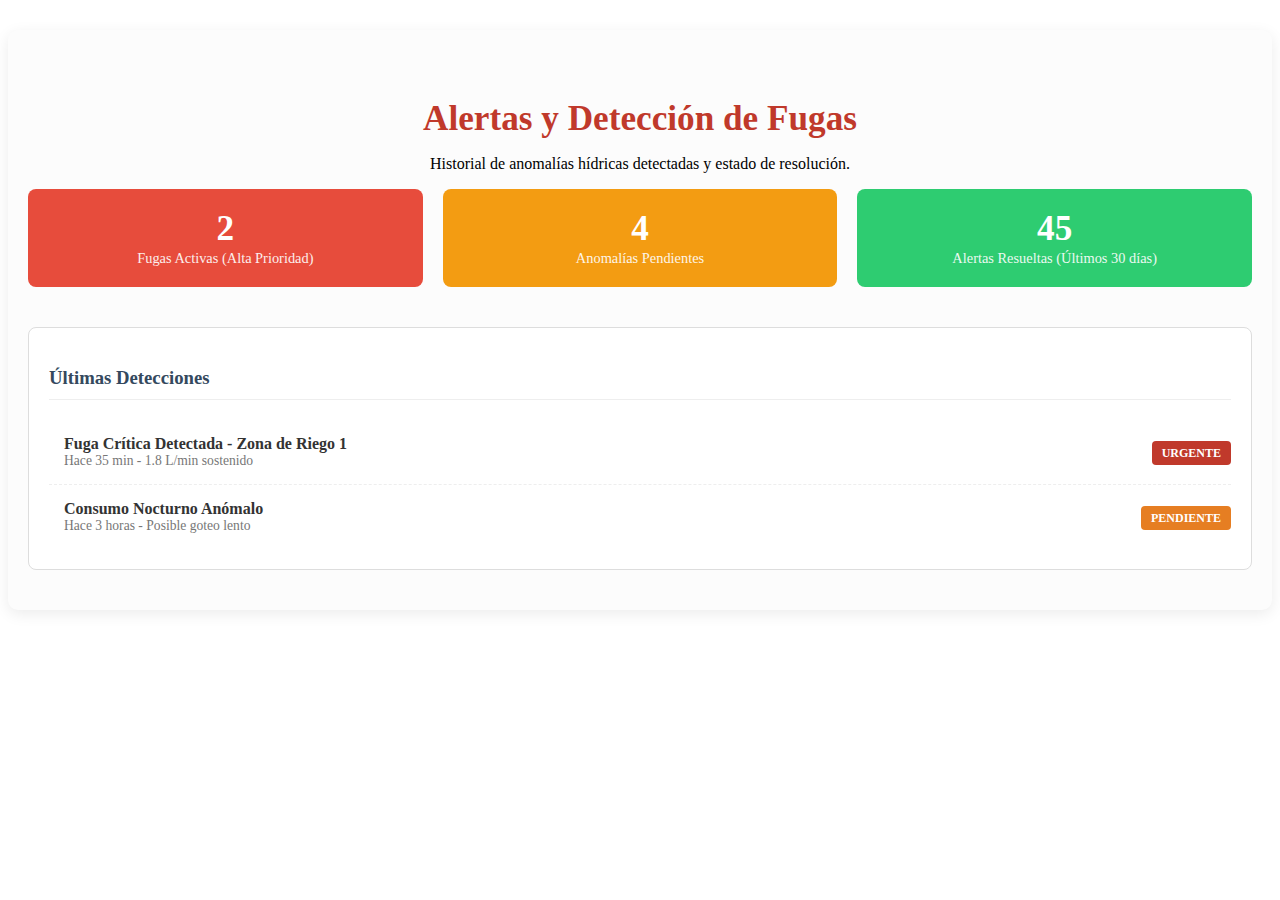
<file: HydroFlow/HydroFlow/alertas.html>
<!DOCTYPE html>
<html lang="en">
<head>
    <meta charset="UTF-8">
    <meta name="viewport" content="width=device-width, initial-scale=1.0">
    <link rel="stylesheet" href="css/alertas.css">
</head>
<body>
    <section id="alertas" class="alert-management-dashboard">
    <h2>Alertas y Detección de Fugas</h2>
    <p class="subtitle">Historial de anomalías hídricas detectadas y estado de resolución.</p>

    <div class="alert-summary">
        <div class="summary-card high-priority">
            <span class="summary-value">2</span>
            <span class="summary-label">Fugas Activas (Alta Prioridad)</span>
        </div>
        <div class="summary-card medium-priority">
            <span class="summary-value">4</span>
            <span class="summary-label">Anomalías Pendientes</span>
        </div>
        <div class="summary-card low-priority">
            <span class="summary-value">45</span>
            <span class="summary-label">Alertas Resueltas (Últimos 30 días)</span>
        </div>
    </div>

    <div class="alert-list-container">
        <h3>Últimas Detecciones</h3>
        
        <div class="alert-item high-alert">
            <div class="alert-icon"><i class="fas fa-exclamation-circle"></i></div>
            <div class="alert-details">
                <span class="alert-title">Fuga Crítica Detectada - Zona de Riego 1</span>
                <span class="alert-time">Hace 35 min - 1.8 L/min sostenido</span>
            </div>
            <div class="alert-action">
                <span class="alert-status high-alert-status">URGENTE</span>
            </div>
        </div>

        <div class="alert-item medium-alert">
            <div class="alert-icon"><i class="fas fa-bell"></i></div>
            <div class="alert-details">
                <span class="alert-title">Consumo Nocturno Anómalo</span>
                <span class="alert-time">Hace 3 horas - Posible goteo lento</span>
            </div>
            <div class="alert-action">
                <span class="alert-status medium-alert-status">PENDIENTE</span>
            </div>
        </div>
</body>
</html>
</file>
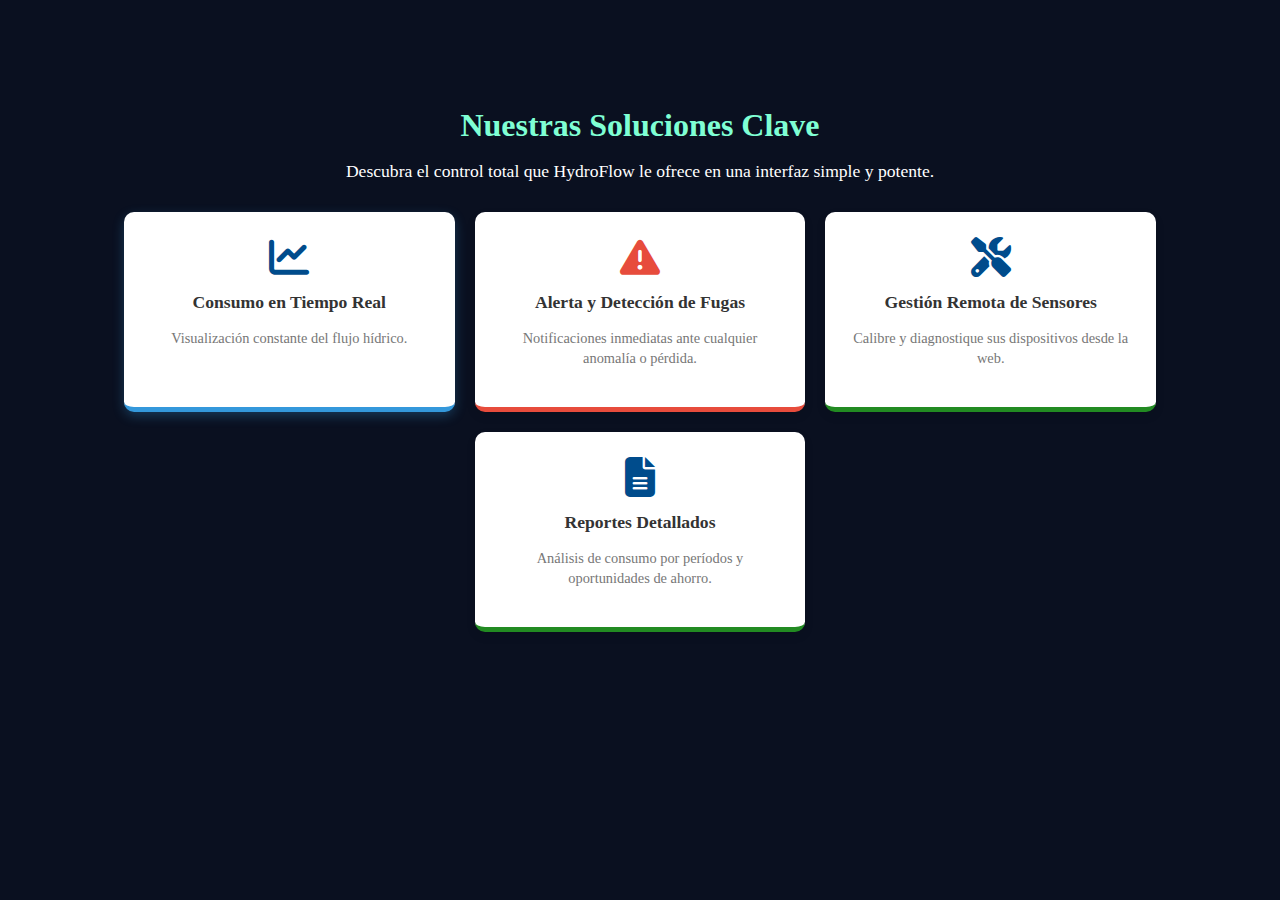
<file: HydroFlow/HydroFlow/main.html>
<!DOCTYPE html>
<html lang="en">
<head>
    <meta charset="UTF-8">
    <meta name="viewport" content="width=device-width, initial-scale=1.0">
    <title>Document</title>
    <link rel="stylesheet" href="css/mainstyle.css">
    <link rel="stylesheet" href="https://cdnjs.cloudflare.com/ajax/libs/font-awesome/6.5.1/css/all.min.css">
</head>
<body style="background-color: #0A1020;">
    <main class="container">
    
    <section id="quienes-somos" class="hero-section">
        </section>

    <section class="feature-menu-section">
        <h2>Nuestras Soluciones Clave</h2>
        <p class="subtitle">Descubra el control total que HydroFlow le ofrece en una interfaz simple y potente.</p>
        
        <div class="feature-menu-tabs">
            
            <div class="feature-tab active" onclick="navegarA('consumo.html');" style="cursor: pointer;" tabindex="0">
                <i class="fas fa-chart-line"></i> <span class="tab-title">Consumo en Tiempo Real</span>
                <p>Visualización constante del flujo hídrico.</p>
            </div>
            
            <div class="feature-tab alert-tab" onclick="navegarA('alertas.html');" style="cursor: pointer;" tabindex="0">
                <i class="fas fa-exclamation-triangle"></i> <span class="tab-title">Alerta y Detección de Fugas</span>
                <p>Notificaciones inmediatas ante cualquier anomalía o pérdida.</p>
            </div>
            
            <div class="feature-tab" onclick="navegarA('sensores.html');" style="cursor: pointer;" tabindex="0">
                <i class="fas fa-tools"></i> <span class="tab-title">Gestión Remota de Sensores</span>
                <p>Calibre y diagnostique sus dispositivos desde la web.</p>
            </div>
            
            <div class="feature-tab" onclick="navegarA('reportes.html');" style="cursor: pointer;" tabindex="0">
                <i class="fas fa-file-alt"></i> <span class="tab-title">Reportes Detallados</span>
            <p>Análisis de consumo por períodos y oportunidades de ahorro.</p>
            </div>

        </div>
    </section>
    <section class="content-section">
        </section>
    </main>
    <script src="js/main.js"></script>
</body>
</html>
</file>
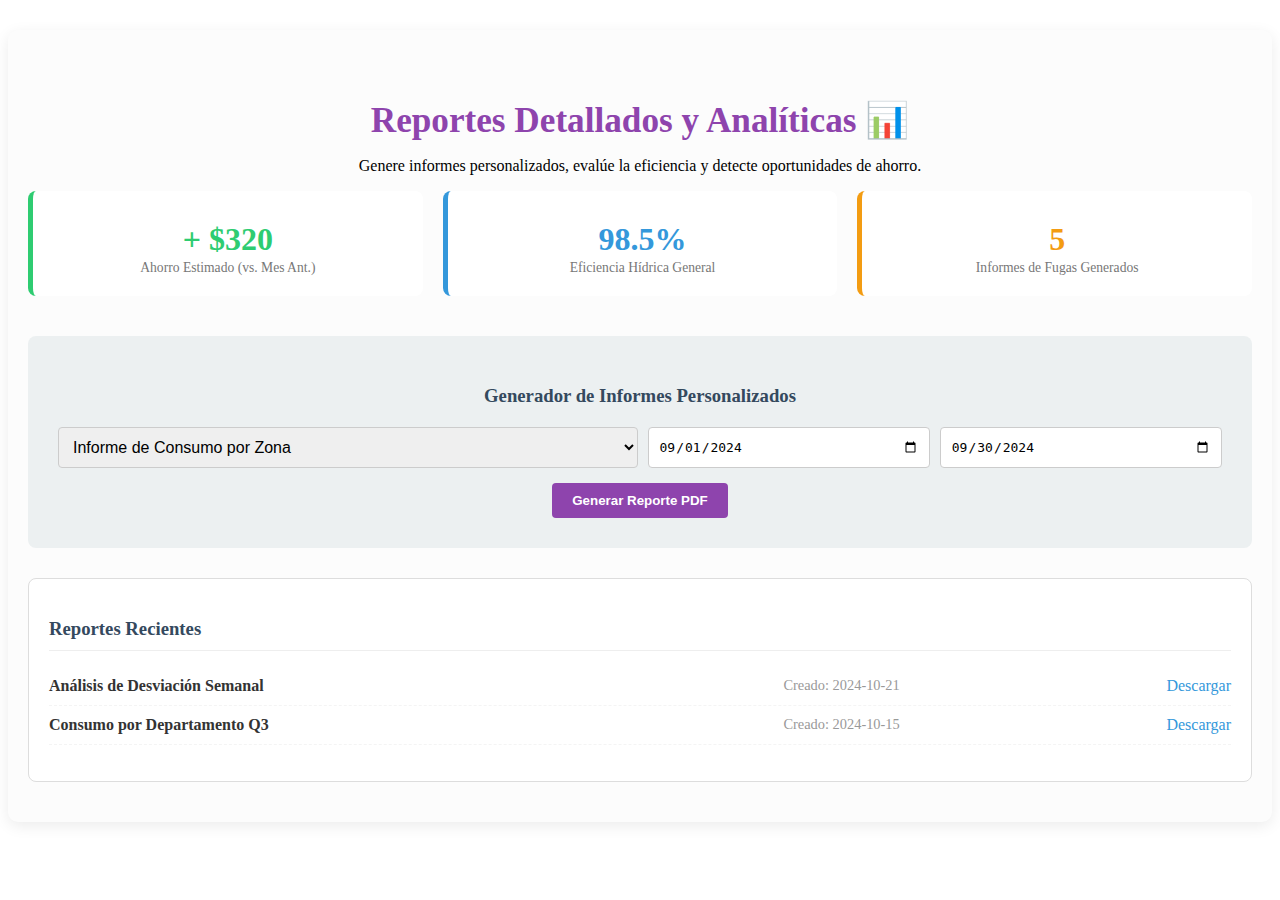
<file: HydroFlow/HydroFlow/reportes.html>
<!DOCTYPE html>
<html lang="en">
<head>
    <meta charset="UTF-8">
    <meta name="viewport" content="width=device-width, initial-scale=1.0">
    <link rel="stylesheet" href="css/reportes.css">
</head>
<body>
    <section id="reportes" class="reports-analytics-dashboard">
    <h2>Reportes Detallados y Analíticas 📊</h2>
    <p class="subtitle">Genere informes personalizados, evalúe la eficiencia y detecte oportunidades de ahorro.</p>

    <div class="report-metrics">
        <div class="metric-card savings-metric">
            <i class="fas fa-hand-holding-usd"></i>
            <span class="metric-value">+ $320</span>
            <span class="metric-label">Ahorro Estimado (vs. Mes Ant.)</span>
        </div>
        <div class="metric-card efficiency-metric">
            <i class="fas fa-chart-pie"></i>
            <span class="metric-value">98.5%</span>
            <span class="metric-label">Eficiencia Hídrica General</span>
        </div>
        <div class="metric-card leak-metric">
            <i class="fas fa-clipboard-list"></i>
            <span class="metric-value">5</span>
            <span class="metric-label">Informes de Fugas Generados</span>
        </div>
    </div>

    <div class="report-generator-box">
        <h3>Generador de Informes Personalizados</h3>
        <div class="form-row">
            <select name="report-type" class="report-select">
                <option value="consumo">Informe de Consumo por Zona</option>
                <option value="fugas">Historial de Fugas y Alertas</option>
                <option value="sensores">Estado de Calibración de Sensores</option>
                <option value="eficiencia">Análisis de Eficiencia Mensual</option>
            </select>
            <input type="date" value="2024-09-01" class="report-date-input">
            <input type="date" value="2024-09-30" class="report-date-input">
        </div>
        <button class="generate-button" onclick="imprimirPDFVacio()">Generar Reporte PDF <i class="fas fa-download"></i></button>
    </div>

    <div class="recent-report-list">
        <h3>Reportes Recientes</h3>
        <ul>
            <li>
                <span class="report-name">Análisis de Desviación Semanal</span>
                <span class="report-date">Creado: 2024-10-21</span>
                <span class="report-action download-link"><i class="fas fa-file-pdf"></i> Descargar</span>
            </li>
            <li>
                <span class="report-name">Consumo por Departamento Q3</span>
                <span class="report-date">Creado: 2024-10-15</span>
                <span class="report-action download-link"><i class="fas fa-file-pdf"></i> Descargar</span>
            </li>
        </ul>
    </div>

</section>
<script src="js/main.js"></script>
</body>
</html>
</file>
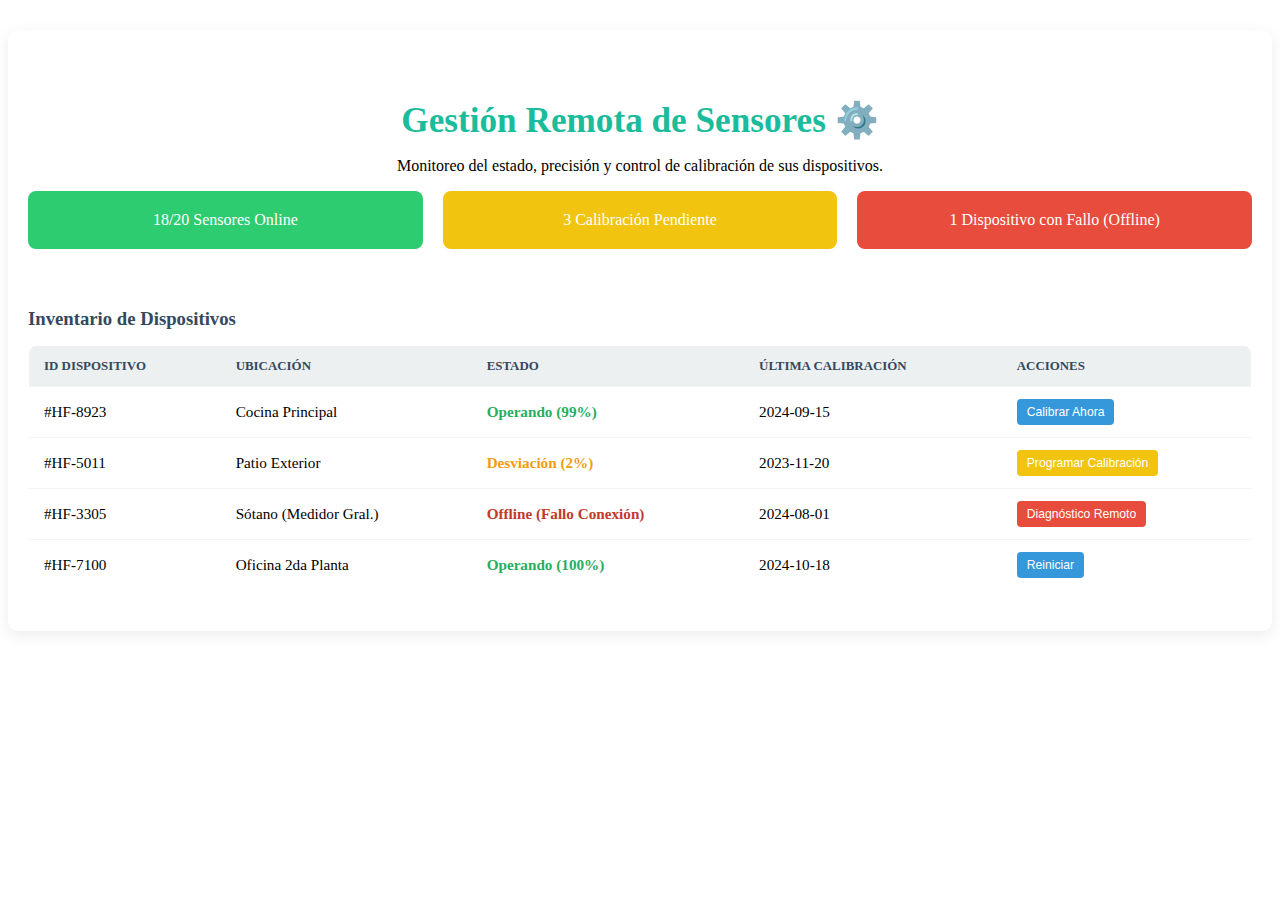
<file: HydroFlow/HydroFlow/sensores.html>
<!DOCTYPE html>
<html lang="en">
<head>
    <meta charset="UTF-8">
    <meta name="viewport" content="width=device-width, initial-scale=1.0">
    <link rel="stylesheet" href="css/sensores.css">
</head>
<body>
    <section id="sensores" class="sensor-management-dashboard">
    <h2>Gestión Remota de Sensores ⚙️</h2>
    <p class="subtitle">Monitoreo del estado, precisión y control de calibración de sus dispositivos.</p>

    <div class="sensor-summary">
        <div class="summary-card online-status">
            <span class="summary-value">18/20</span>
            <span class="summary-label">Sensores Online</span>
        </div>
        <div class="summary-card calibration-due">
            <span class="summary-value">3</span>
            <span class="summary-label">Calibración Pendiente</span>
        </div>
        <div class="summary-card issue-status">
            <span class="summary-value">1</span>
            <span class="summary-label">Dispositivo con Fallo (Offline)</span>
        </div>
    </div>

    <div class="sensor-table-container">
        <h3>Inventario de Dispositivos</h3>
        
        <table class="sensor-table">
            <thead>
                <tr>
                    <th>ID Dispositivo</th>
                    <th>Ubicación</th>
                    <th>Estado</th>
                    <th>Última Calibración</th>
                    <th>Acciones</th>
                </tr>
            </thead>
            <tbody>
                <tr class="sensor-row online">
                    <td>#HF-8923</td>
                    <td>Cocina Principal</td>
                    <td class="status-ok">Operando (99%)</td>
                    <td>2024-09-15</td>
                    <td><button class="action-button primary">Calibrar Ahora</button></td>
                </tr>
                
                <tr class="sensor-row warning">
                    <td>#HF-5011</td>
                    <td>Patio Exterior</td>
                    <td class="status-warning">Desviación (2%)</td>
                    <td>2023-11-20</td>
                    <td><button class="action-button warning">Programar Calibración</button></td>
                </tr>
                
                <tr class="sensor-row critical">
                    <td>#HF-3305</td>
                    <td>Sótano (Medidor Gral.)</td>
                    <td class="status-critical">Offline (Fallo Conexión)</td>
                    <td>2024-08-01</td>
                    <td><button class="action-button critical">Diagnóstico Remoto</button></td>
                </tr>

                <tr class="sensor-row online">
                    <td>#HF-7100</td>
                    <td>Oficina 2da Planta</td>
                    <td class="status-ok">Operando (100%)</td>
                    <td>2024-10-18</td>
                    <td><button class="action-button primary">Reiniciar</button></td>
                </tr>
            </tbody>
        </table>
    </div>

</section>
</body>
</html>
</file>
<file: HydroFlow/HydroFlow/css/alertas.css>
/* ======================= SECCIÓN DE ALERTAS Y FUGAS ======================= */

.alert-management-dashboard {
    background-color: #fcfcfc;
    padding: 40px 20px;
    margin-top: 30px;
    border-radius: 10px;
    box-shadow: 0 4px 15px rgba(0, 0, 0, 0.08);
    text-align: center;
}

.alert-management-dashboard h2 {
    color: #c0392b; /* Rojo para destacar el enfoque en la alerta */
    margin-bottom: 5px;
    font-size: 2.2em;
}

/* --- Resumen de Alertas (KPIs) --- */
.alert-summary {
    display: flex;
    justify-content: space-around;
    gap: 20px;
    margin-bottom: 40px;
}

.summary-card {
    flex: 1;
    padding: 20px 15px;
    border-radius: 8px;
    text-align: center;
    color: white;
}

.summary-value {
    display: block;
    font-size: 2.2em;
    font-weight: bold;
}

.summary-label {
    font-size: 0.9em;
    opacity: 0.9;
}

/* Colores de Prioridad para el Resumen */
.high-priority { background-color: #e74c3c; } /* Rojo */
.medium-priority { background-color: #f39c12; } /* Naranja */
.low-priority { background-color: #2ecc71; } /* Verde (Resueltas) */


/* --- Lista Detallada de Alertas --- */
.alert-list-container {
    background-color: white;
    border: 1px solid #ddd;
    border-radius: 8px;
    padding: 20px;
    text-align: left;
}

.alert-list-container h3 {
    color: #34495e;
    margin-bottom: 20px;
    border-bottom: 1px solid #eee;
    padding-bottom: 10px;
}

.alert-item {
    display: flex;
    align-items: center;
    padding: 15px 0;
    border-bottom: 1px dashed #eee;
    transition: background-color 0.2s;
}

.alert-item:last-child {
    border-bottom: none;
}

.alert-item:hover {
    background-color: #f9f9f9;
}

.alert-icon {
    font-size: 1.5em;
    padding-right: 15px;
}

.alert-details {
    flex-grow: 1;
}

.alert-title {
    display: block;
    font-weight: bold;
    color: #333;
}

.alert-time {
    display: block;
    font-size: 0.85em;
    color: #777;
}

.alert-status {
    padding: 5px 10px;
    border-radius: 4px;
    font-size: 0.75em;
    font-weight: bold;
    color: white;
}

/* Colores específicos de las alertas */
.high-alert .alert-icon { color: #e74c3c; } /* Rojo */
.high-alert-status { background-color: #c0392b; }

.medium-alert .alert-icon { color: #f39c12; } /* Naranja */
.medium-alert-status { background-color: #e67e22; }

.low-alert .alert-icon { color: #2ecc71; } /* Verde */
.low-alert-status { background-color: #27ae60; }
</file>
<file: HydroFlow/HydroFlow/css/mainstyle.css>
/* ======================= SECCIÓN DE MENÚ DE FUNCIONALIDADES ======================= */

.feature-menu-section {
    padding: 40px 0;
    text-align: center;
    margin-top: 40px;
}

.feature-menu-section h2 {
    color: aquamarine; /* Color principal de HydroFlow */
    font-size: 2em;
    margin-bottom: 10px;
}

.feature-menu-section .subtitle {
    color: #FFFFFF;
    margin-bottom: 30px;
    font-size: 1.1em;
}

.feature-menu-tabs {
    display: flex;
    justify-content: center;
    gap: 20px; /* Espacio entre las tarjetas */
    flex-wrap: wrap; /* Para que funcione bien en móviles */
}

.feature-tab {
    background-color: white;
    padding: 25px 20px;
    width: 23%; /* Ocupa casi un cuarto del contenedor para 4 elementos */
    min-width: 250px;
    border-radius: 10px;
    text-align: center;
    cursor: pointer;
    box-shadow: 0 4px 10px rgba(0, 0, 0, 0.1);
    border-bottom: 5px solid forestgreen; /* Borde inferior sutil */
    transition: transform 0.3s, box-shadow 0.3s, border-bottom 0.3s;
}

.feature-tab:hover {
    transform: translateY(-5px); /* Pequeño levantamiento al pasar el mouse */
    box-shadow: 0 8px 15px rgba(0, 0, 0, 0.15);
}

/* Estilo para el ítem activo/principal */
.feature-tab.active {
    border-bottom-color: #3498db; /* Azul de acento */
    box-shadow: 0 4px 12px rgba(52, 152, 219, 0.3);
}

/* Estilo especial para la alerta (Detección de Fugas) */
.alert-tab {
    border-bottom-color: #e74c3c; /* Rojo de alerta */
}

/* Estilo de los Iconos */
.feature-tab i {
    font-size: 2.5em;
    color: #004c8c; /* Color principal */
    margin-bottom: 15px;
    display: block;
}

.alert-tab i {
    color: #e74c3c; /* Icono de alerta en rojo */
}

/* Estilo del Título */
.feature-tab .tab-title {
    display: block;
    font-size: 1.1em;
    font-weight: bold;
    color: #333;
    margin-bottom: 8px;
}

/* Estilo de la Descripción */
.feature-tab p {
    font-size: 0.9em;
    color: #777;
    line-height: 1.4;
}
</file>
<file: HydroFlow/HydroFlow/css/reportes.css>
/* ======================= SECCIÓN DE REPORTES Y ANALÍTICAS ======================= */

.reports-analytics-dashboard {
    background-color: #fcfcfc;
    padding: 40px 20px;
    margin-top: 30px;
    margin-bottom: 50px; /* Espacio antes del footer */
    border-radius: 10px;
    box-shadow: 0 4px 15px rgba(0, 0, 0, 0.08);
    text-align: center;
}

.reports-analytics-dashboard h2 {
    color: #8e44ad; /* Púrpura/Violeta para representar inteligencia/analíticas */
    margin-bottom: 5px;
    font-size: 2.2em;
}

/* --- Métricas Clave de Reporte --- */
.report-metrics {
    display: flex;
    justify-content: space-around;
    gap: 20px;
    margin-bottom: 40px;
}

.metric-card {
    flex: 1;
    background-color: white;
    padding: 20px 15px;
    border-radius: 8px;
    text-align: center;
    border-left: 5px solid; /* Usamos solo el borde izquierdo para el color */
}

.metric-card i {
    font-size: 1.5em;
    margin-bottom: 10px;
    display: block;
}

.metric-value {
    display: block;
    font-size: 2em;
    font-weight: bold;
}

.metric-label {
    font-size: 0.85em;
    color: #777;
}

/* Colores de las Métricas */
.savings-metric { border-left-color: #2ecc71; color: #2ecc71; }
.efficiency-metric { border-left-color: #3498db; color: #3498db; }
.leak-metric { border-left-color: #f39c12; color: #f39c12; }

/* --- Generador de Informes --- */
.report-generator-box {
    background-color: #ecf0f1;
    padding: 30px;
    border-radius: 8px;
    margin-bottom: 30px;
}

.report-generator-box h3 {
    color: #34495e;
    margin-bottom: 20px;
}

.form-row {
    display: flex;
    justify-content: center;
    gap: 10px;
    margin-bottom: 15px;
}

.report-select, .report-date-input {
    padding: 10px;
    border: 1px solid #ccc;
    border-radius: 4px;
    font-size: 1em;
}

.report-select {
    flex-grow: 2;
    min-width: 200px;
}

.report-date-input {
    flex-grow: 1;
    min-width: 150px;
}

.generate-button {
    background-color: #8e44ad;
    color: white;
    padding: 10px 20px;
    border: none;
    border-radius: 4px;
    cursor: pointer;
    font-weight: bold;
    transition: background-color 0.2s;
}

.generate-button:hover {
    background-color: #7d3c98;
}

/* --- Lista de Reportes Recientes --- */
.recent-report-list {
    background-color: white;
    border: 1px solid #ddd;
    border-radius: 8px;
    padding: 20px;
    text-align: left;
}

.recent-report-list h3 {
    color: #34495e;
    margin-bottom: 15px;
    border-bottom: 1px solid #eee;
    padding-bottom: 10px;
}

.recent-report-list ul {
    list-style: none;
    padding: 0;
}

.recent-report-list li {
    display: flex;
    justify-content: space-between;
    align-items: center;
    padding: 10px 0;
    border-bottom: 1px dashed #f4f4f4;
}

.report-name {
    font-weight: bold;
    color: #333;
    flex-basis: 40%;
}

.report-date {
    color: #999;
    font-size: 0.9em;
}

.download-link {
    color: #3498db;
    cursor: pointer;
}

.download-link i {
    margin-right: 5px;
}
</file>
<file: HydroFlow/HydroFlow/css/sensores.css>
/* ======================= SECCIÓN DE GESTIÓN REMOTA DE SENSORES ======================= */

.sensor-management-dashboard {
    background-color: #ffffff;
    padding: 40px 20px;
    margin-top: 30px;
    border-radius: 10px;
    box-shadow: 0 4px 15px rgba(0, 0, 0, 0.08);
    text-align: center;
}

.sensor-management-dashboard h2 {
    color: #1abc9c; /* Color verde/azul para la tecnología y control */
    margin-bottom: 5px;
    font-size: 2.2em;
}

/* --- Resumen de Sensores --- */
.sensor-summary {
    display: flex;
    justify-content: space-around;
    gap: 20px;
    margin-bottom: 40px;
}

.sensor-summary .summary-card {
    flex: 1;
    padding: 20px 15px;
    border-radius: 8px;
    text-align: center;
    color: white;
}

/* Colores de Estado del Resumen */
.online-status { background-color: #2ecc71; } /* Verde OK */
.calibration-due { background-color: #f1c40f; } /* Amarillo Alerta */
.issue-status { background-color: #e74c3c; } /* Rojo Crítico */


/* --- Tabla de Sensores --- */
.sensor-table-container {
    text-align: left;
    overflow-x: auto; /* Permite scroll horizontal en pantallas pequeñas */
}

.sensor-table-container h3 {
    color: #34495e;
    margin-bottom: 15px;
}

.sensor-table {
    width: 100%;
    border-collapse: collapse;
    font-size: 0.95em;
    background-color: white;
    border: 1px solid #ddd;
    border-radius: 8px;
    overflow: hidden; /* Para que las esquinas redondeadas funcionen bien */
}

.sensor-table th, .sensor-table td {
    padding: 12px 15px;
    text-align: left;
    border-bottom: 1px solid #f4f4f4;
}

.sensor-table th {
    background-color: #ecf0f1;
    color: #34495e;
    font-weight: bold;
    text-transform: uppercase;
    font-size: 0.85em;
}

/* Colores de Estado de la Fila */
.status-ok { color: #27ae60; font-weight: bold; }
.status-warning { color: #f39c12; font-weight: bold; }
.status-critical { color: #c0392b; font-weight: bold; }

/* Estilo de Botones de Acción */
.action-button {
    padding: 6px 10px;
    border: none;
    border-radius: 4px;
    color: white;
    cursor: pointer;
    font-size: 0.8em;
    transition: opacity 0.2s;
}

.action-button:hover {
    opacity: 0.8;
}

.action-button.primary { background-color: #3498db; }
.action-button.warning { background-color: #f1c40f; }
.action-button.critical { background-color: #e74c3c; }
</file>
